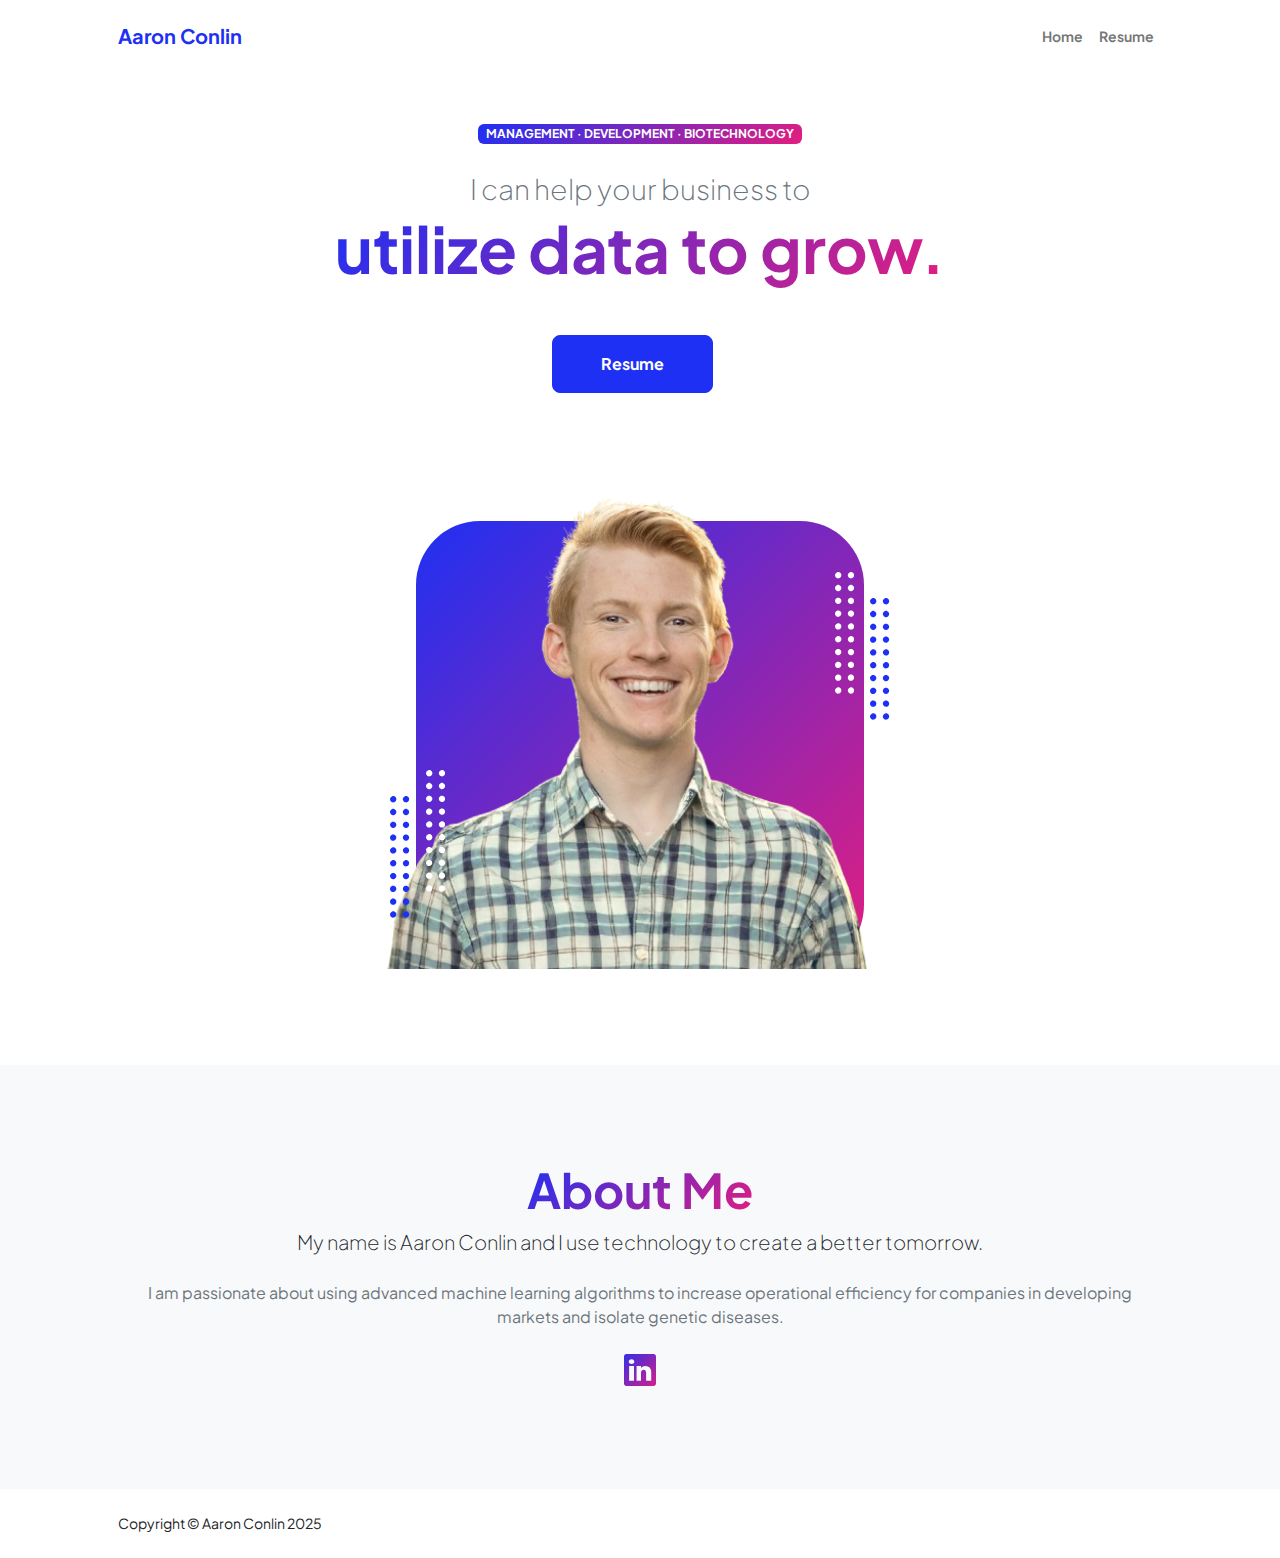
<file: Personal Website/startbootstrap-personal-gh-pages/index.html>
<!DOCTYPE html>
<html lang="en">
    <head>
        <meta charset="utf-8" />
        <meta name="viewport" content="width=device-width, initial-scale=1, shrink-to-fit=no" />
        <meta name="description" content="" />
        <meta name="author" content="" />
        <title>Aaron Conlin - Home</title>
        <!-- Favicon-->
        <link rel="icon" type="image/x-icon" href="assets/favicon.ico" />
        <!-- Custom Google font-->
        <link rel="preconnect" href="https://fonts.googleapis.com" />
        <link rel="preconnect" href="https://fonts.gstatic.com" crossorigin />
        <link href="https://fonts.googleapis.com/css2?family=Plus+Jakarta+Sans:wght@100;200;300;400;500;600;700;800;900&amp;display=swap" rel="stylesheet" />
        <!-- Bootstrap icons-->
        <link href="https://cdn.jsdelivr.net/npm/bootstrap-icons@1.8.1/font/bootstrap-icons.css" rel="stylesheet" />
        <!-- Core theme CSS (includes Bootstrap)-->
        <link href="css/styles.css" rel="stylesheet" />
    </head>
    <body class="d-flex flex-column h-100">
        <main class="flex-shrink-0">
            <!-- Navigation-->
            <nav class="navbar navbar-expand-lg navbar-light bg-white py-3">
                <div class="container px-5">
                    <a class="navbar-brand" href="index.html"><span class="fw-bolder text-primary">Aaron Conlin</span></a>
                    <button class="navbar-toggler" type="button" data-bs-toggle="collapse" data-bs-target="#navbarSupportedContent" aria-controls="navbarSupportedContent" aria-expanded="false" aria-label="Toggle navigation"><span class="navbar-toggler-icon"></span></button>
                    <div class="collapse navbar-collapse" id="navbarSupportedContent">
                        <ul class="navbar-nav ms-auto mb-2 mb-lg-0 small fw-bolder">
                            <li class="nav-item"><a class="nav-link" href="index.html">Home</a></li>
                            <li class="nav-item"><a class="nav-link" href="resume.html">Resume</a></li>
                       
                        </ul>
                    </div>
                </div>
            </nav>
            <!-- Header-->
            <header class="py-5">
                <div class="container px-5 pb-5">
                    <div class="row gx-5 align-items-center">
                        <div class="col-xxl-5">
                            <!-- Header text content-->
                            <div class="text-center text-xxl-start">
                                <div class="badge bg-gradient-primary-to-secondary text-white mb-4"><div class="text-uppercase">Management &middot; Development &middot; Biotechnology</div></div>
                                <div class="fs-3 fw-light text-muted">I can help your business to</div>
                                <h1 class="display-3 fw-bolder mb-5"><span class="text-gradient d-inline">utilize data to grow.</span></h1>
                                <div class="d-grid gap-3 d-sm-flex justify-content-sm-center justify-content-xxl-start mb-3">
                                    <a class="btn btn-primary btn-lg px-5 py-3 me-sm-3 fs-6 fw-bolder" href="resume.html">Resume</a>
                                
                                </div>
                            </div>
                        </div>
                        <div class="col-xxl-7">
                            <!-- Header profile picture-->
                            <div class="d-flex justify-content-center mt-5 mt-xxl-0">
                                <div class="profile bg-gradient-primary-to-secondary">
                                    <!-- TIP: For best results, use a photo with a transparent background like the demo example below-->
                                    <!-- Watch a tutorial on how to do this on YouTube (link)-->
                                    <img class="profile-img" src="assets/7916554615745709838-removebg-preview.png" alt="..." />
                                    <div class="dots-1">
                                        <!-- SVG Dots-->
                                        <svg version="1.1" xmlns="http://www.w3.org/2000/svg" xmlns:xlink="http://www.w3.org/1999/xlink" x="0px" y="0px" viewBox="0 0 191.6 1215.4" style="enable-background: new 0 0 191.6 1215.4" xml:space="preserve">
                                            <g transform="translate(0.000000,1280.000000) scale(0.100000,-0.100000)">
                                                <path d="M227.7,12788.6c-105-35-200-141-222-248c-43-206,163-412,369-369c155,32,275,190,260,339c-11,105-90,213-190,262        C383.7,12801.6,289.7,12808.6,227.7,12788.6z"></path>
                                                <path d="M1507.7,12788.6c-151-50-253-216-222-362c25-119,136-230,254-255c194-41,395,142,375,339c-11,105-90,213-190,262        C1663.7,12801.6,1569.7,12808.6,1507.7,12788.6z"></path>
                                                <path d="M227.7,11508.6c-105-35-200-141-222-248c-43-206,163-412,369-369c155,32,275,190,260,339c-11,105-90,213-190,262        C383.7,11521.6,289.7,11528.6,227.7,11508.6z"></path>
                                                <path d="M1507.7,11508.6c-151-50-253-216-222-362c25-119,136-230,254-255c194-41,395,142,375,339c-11,105-90,213-190,262        C1663.7,11521.6,1569.7,11528.6,1507.7,11508.6z"></path>
                                                <path d="M227.7,10228.6c-105-35-200-141-222-248c-43-206,163-412,369-369c155,32,275,190,260,339c-11,105-90,213-190,262        C383.7,10241.6,289.7,10248.6,227.7,10228.6z"></path>
                                                <path d="M1507.7,10228.6c-105-35-200-141-222-248c-43-206,163-412,369-369c155,32,275,190,260,339c-11,105-90,213-190,262        C1663.7,10241.6,1569.7,10248.6,1507.7,10228.6z"></path>
                                                <path d="M227.7,8948.6c-105-35-200-141-222-248c-43-206,163-412,369-369c155,32,275,190,260,339c-11,105-90,213-190,262        C383.7,8961.6,289.7,8968.6,227.7,8948.6z"></path>
                                                <path d="M1507.7,8948.6c-105-35-200-141-222-248c-43-206,163-412,369-369c155,32,275,190,260,339c-11,105-90,213-190,262        C1663.7,8961.6,1569.7,8968.6,1507.7,8948.6z"></path>
                                                <path d="M227.7,7668.6c-105-35-200-141-222-248c-43-206,163-412,369-369c155,32,275,190,260,339c-11,105-90,213-190,262        C383.7,7681.6,289.7,7688.6,227.7,7668.6z"></path>
                                                <path d="M1507.7,7668.6c-105-35-200-141-222-248c-43-206,163-412,369-369c155,32,275,190,260,339c-11,105-90,213-190,262        C1663.7,7681.6,1569.7,7688.6,1507.7,7668.6z"></path>
                                                <path d="M227.7,6388.6c-105-35-200-141-222-248c-43-206,163-412,369-369c155,32,275,190,260,339c-11,105-90,213-190,262        C383.7,6401.6,289.7,6408.6,227.7,6388.6z"></path>
                                                <path d="M1507.7,6388.6c-105-35-200-141-222-248c-43-206,163-412,369-369c155,32,275,190,260,339c-11,105-90,213-190,262        C1663.7,6401.6,1569.7,6408.6,1507.7,6388.6z"></path>
                                                <path d="M227.7,5108.6c-105-35-200-141-222-248c-43-206,163-412,369-369c155,32,275,190,260,339c-11,105-90,213-190,262        C383.7,5121.6,289.7,5128.6,227.7,5108.6z"></path>
                                                <path d="M1507.7,5108.6c-105-35-200-141-222-248c-43-206,163-412,369-369c155,32,275,190,260,339c-11,105-90,213-190,262        C1663.7,5121.6,1569.7,5128.6,1507.7,5108.6z"></path>
                                                <path d="M227.7,3828.6c-105-35-200-141-222-248c-43-206,163-412,369-369c155,32,275,190,260,339c-11,105-90,213-190,262        C383.7,3841.6,289.7,3848.6,227.7,3828.6z"></path>
                                                <path d="M1507.7,3828.6c-105-35-200-141-222-248c-43-206,163-412,369-369c155,32,275,190,260,339c-11,105-90,213-190,262        C1663.7,3841.6,1569.7,3848.6,1507.7,3828.6z"></path>
                                                <path d="M227.7,2548.6c-105-35-200-141-222-248c-43-206,163-412,369-369c155,32,275,190,260,339c-11,105-90,213-190,262        C383.7,2561.6,289.7,2568.6,227.7,2548.6z"></path>
                                                <path d="M1507.7,2548.6c-105-35-200-141-222-248c-43-206,163-412,369-369c155,32,275,190,260,339c-11,105-90,213-190,262        C1663.7,2561.6,1569.7,2568.6,1507.7,2548.6z"></path>
                                                <path d="M227.7,1268.6c-105-35-200-141-222-248c-43-206,163-412,369-369c155,32,275,190,260,339c-11,105-90,213-190,262        C383.7,1281.6,289.7,1288.6,227.7,1268.6z"></path>
                                                <path d="M1507.7,1268.6c-105-35-200-141-222-248c-43-206,163-412,369-369c155,32,275,190,260,339c-11,105-90,213-190,262        C1663.7,1281.6,1569.7,1288.6,1507.7,1268.6z"></path>
                                            </g>
                                        </svg>
                                        <!-- END of SVG dots-->
                                    </div>
                                    <div class="dots-2">
                                        <!-- SVG Dots-->
                                        <svg version="1.1" xmlns="http://www.w3.org/2000/svg" xmlns:xlink="http://www.w3.org/1999/xlink" x="0px" y="0px" viewBox="0 0 191.6 1215.4" style="enable-background: new 0 0 191.6 1215.4" xml:space="preserve">
                                            <g transform="translate(0.000000,1280.000000) scale(0.100000,-0.100000)">
                                                <path d="M227.7,12788.6c-105-35-200-141-222-248c-43-206,163-412,369-369c155,32,275,190,260,339c-11,105-90,213-190,262        C383.7,12801.6,289.7,12808.6,227.7,12788.6z"></path>
                                                <path d="M1507.7,12788.6c-151-50-253-216-222-362c25-119,136-230,254-255c194-41,395,142,375,339c-11,105-90,213-190,262        C1663.7,12801.6,1569.7,12808.6,1507.7,12788.6z"></path>
                                                <path d="M227.7,11508.6c-105-35-200-141-222-248c-43-206,163-412,369-369c155,32,275,190,260,339c-11,105-90,213-190,262        C383.7,11521.6,289.7,11528.6,227.7,11508.6z"></path>
                                                <path d="M1507.7,11508.6c-151-50-253-216-222-362c25-119,136-230,254-255c194-41,395,142,375,339c-11,105-90,213-190,262        C1663.7,11521.6,1569.7,11528.6,1507.7,11508.6z"></path>
                                                <path d="M227.7,10228.6c-105-35-200-141-222-248c-43-206,163-412,369-369c155,32,275,190,260,339c-11,105-90,213-190,262        C383.7,10241.6,289.7,10248.6,227.7,10228.6z"></path>
                                                <path d="M1507.7,10228.6c-105-35-200-141-222-248c-43-206,163-412,369-369c155,32,275,190,260,339c-11,105-90,213-190,262        C1663.7,10241.6,1569.7,10248.6,1507.7,10228.6z"></path>
                                                <path d="M227.7,8948.6c-105-35-200-141-222-248c-43-206,163-412,369-369c155,32,275,190,260,339c-11,105-90,213-190,262        C383.7,8961.6,289.7,8968.6,227.7,8948.6z"></path>
                                                <path d="M1507.7,8948.6c-105-35-200-141-222-248c-43-206,163-412,369-369c155,32,275,190,260,339c-11,105-90,213-190,262        C1663.7,8961.6,1569.7,8968.6,1507.7,8948.6z"></path>
                                                <path d="M227.7,7668.6c-105-35-200-141-222-248c-43-206,163-412,369-369c155,32,275,190,260,339c-11,105-90,213-190,262        C383.7,7681.6,289.7,7688.6,227.7,7668.6z"></path>
                                                <path d="M1507.7,7668.6c-105-35-200-141-222-248c-43-206,163-412,369-369c155,32,275,190,260,339c-11,105-90,213-190,262        C1663.7,7681.6,1569.7,7688.6,1507.7,7668.6z"></path>
                                                <path d="M227.7,6388.6c-105-35-200-141-222-248c-43-206,163-412,369-369c155,32,275,190,260,339c-11,105-90,213-190,262        C383.7,6401.6,289.7,6408.6,227.7,6388.6z"></path>
                                                <path d="M1507.7,6388.6c-105-35-200-141-222-248c-43-206,163-412,369-369c155,32,275,190,260,339c-11,105-90,213-190,262        C1663.7,6401.6,1569.7,6408.6,1507.7,6388.6z"></path>
                                                <path d="M227.7,5108.6c-105-35-200-141-222-248c-43-206,163-412,369-369c155,32,275,190,260,339c-11,105-90,213-190,262        C383.7,5121.6,289.7,5128.6,227.7,5108.6z"></path>
                                                <path d="M1507.7,5108.6c-105-35-200-141-222-248c-43-206,163-412,369-369c155,32,275,190,260,339c-11,105-90,213-190,262        C1663.7,5121.6,1569.7,5128.6,1507.7,5108.6z"></path>
                                                <path d="M227.7,3828.6c-105-35-200-141-222-248c-43-206,163-412,369-369c155,32,275,190,260,339c-11,105-90,213-190,262        C383.7,3841.6,289.7,3848.6,227.7,3828.6z"></path>
                                                <path d="M1507.7,3828.6c-105-35-200-141-222-248c-43-206,163-412,369-369c155,32,275,190,260,339c-11,105-90,213-190,262        C1663.7,3841.6,1569.7,3848.6,1507.7,3828.6z"></path>
                                                <path d="M227.7,2548.6c-105-35-200-141-222-248c-43-206,163-412,369-369c155,32,275,190,260,339c-11,105-90,213-190,262        C383.7,2561.6,289.7,2568.6,227.7,2548.6z"></path>
                                                <path d="M1507.7,2548.6c-105-35-200-141-222-248c-43-206,163-412,369-369c155,32,275,190,260,339c-11,105-90,213-190,262        C1663.7,2561.6,1569.7,2568.6,1507.7,2548.6z"></path>
                                                <path d="M227.7,1268.6c-105-35-200-141-222-248c-43-206,163-412,369-369c155,32,275,190,260,339c-11,105-90,213-190,262        C383.7,1281.6,289.7,1288.6,227.7,1268.6z"></path>
                                                <path d="M1507.7,1268.6c-105-35-200-141-222-248c-43-206,163-412,369-369c155,32,275,190,260,339c-11,105-90,213-190,262        C1663.7,1281.6,1569.7,1288.6,1507.7,1268.6z"></path>
                                            </g>
                                        </svg>
                                        <!-- END of SVG dots-->
                                    </div>
                                    <div class="dots-3">
                                        <!-- SVG Dots-->
                                        <svg version="1.1" xmlns="http://www.w3.org/2000/svg" xmlns:xlink="http://www.w3.org/1999/xlink" x="0px" y="0px" viewBox="0 0 191.6 1215.4" style="enable-background: new 0 0 191.6 1215.4" xml:space="preserve">
                                            <g transform="translate(0.000000,1280.000000) scale(0.100000,-0.100000)">
                                                <path d="M227.7,12788.6c-105-35-200-141-222-248c-43-206,163-412,369-369c155,32,275,190,260,339c-11,105-90,213-190,262        C383.7,12801.6,289.7,12808.6,227.7,12788.6z"></path>
                                                <path d="M1507.7,12788.6c-151-50-253-216-222-362c25-119,136-230,254-255c194-41,395,142,375,339c-11,105-90,213-190,262        C1663.7,12801.6,1569.7,12808.6,1507.7,12788.6z"></path>
                                                <path d="M227.7,11508.6c-105-35-200-141-222-248c-43-206,163-412,369-369c155,32,275,190,260,339c-11,105-90,213-190,262        C383.7,11521.6,289.7,11528.6,227.7,11508.6z"></path>
                                                <path d="M1507.7,11508.6c-151-50-253-216-222-362c25-119,136-230,254-255c194-41,395,142,375,339c-11,105-90,213-190,262        C1663.7,11521.6,1569.7,11528.6,1507.7,11508.6z"></path>
                                                <path d="M227.7,10228.6c-105-35-200-141-222-248c-43-206,163-412,369-369c155,32,275,190,260,339c-11,105-90,213-190,262        C383.7,10241.6,289.7,10248.6,227.7,10228.6z"></path>
                                                <path d="M1507.7,10228.6c-105-35-200-141-222-248c-43-206,163-412,369-369c155,32,275,190,260,339c-11,105-90,213-190,262        C1663.7,10241.6,1569.7,10248.6,1507.7,10228.6z"></path>
                                                <path d="M227.7,8948.6c-105-35-200-141-222-248c-43-206,163-412,369-369c155,32,275,190,260,339c-11,105-90,213-190,262        C383.7,8961.6,289.7,8968.6,227.7,8948.6z"></path>
                                                <path d="M1507.7,8948.6c-105-35-200-141-222-248c-43-206,163-412,369-369c155,32,275,190,260,339c-11,105-90,213-190,262        C1663.7,8961.6,1569.7,8968.6,1507.7,8948.6z"></path>
                                                <path d="M227.7,7668.6c-105-35-200-141-222-248c-43-206,163-412,369-369c155,32,275,190,260,339c-11,105-90,213-190,262        C383.7,7681.6,289.7,7688.6,227.7,7668.6z"></path>
                                                <path d="M1507.7,7668.6c-105-35-200-141-222-248c-43-206,163-412,369-369c155,32,275,190,260,339c-11,105-90,213-190,262        C1663.7,7681.6,1569.7,7688.6,1507.7,7668.6z"></path>
                                                <path d="M227.7,6388.6c-105-35-200-141-222-248c-43-206,163-412,369-369c155,32,275,190,260,339c-11,105-90,213-190,262        C383.7,6401.6,289.7,6408.6,227.7,6388.6z"></path>
                                                <path d="M1507.7,6388.6c-105-35-200-141-222-248c-43-206,163-412,369-369c155,32,275,190,260,339c-11,105-90,213-190,262        C1663.7,6401.6,1569.7,6408.6,1507.7,6388.6z"></path>
                                                <path d="M227.7,5108.6c-105-35-200-141-222-248c-43-206,163-412,369-369c155,32,275,190,260,339c-11,105-90,213-190,262        C383.7,5121.6,289.7,5128.6,227.7,5108.6z"></path>
                                                <path d="M1507.7,5108.6c-105-35-200-141-222-248c-43-206,163-412,369-369c155,32,275,190,260,339c-11,105-90,213-190,262        C1663.7,5121.6,1569.7,5128.6,1507.7,5108.6z"></path>
                                                <path d="M227.7,3828.6c-105-35-200-141-222-248c-43-206,163-412,369-369c155,32,275,190,260,339c-11,105-90,213-190,262        C383.7,3841.6,289.7,3848.6,227.7,3828.6z"></path>
                                                <path d="M1507.7,3828.6c-105-35-200-141-222-248c-43-206,163-412,369-369c155,32,275,190,260,339c-11,105-90,213-190,262        C1663.7,3841.6,1569.7,3848.6,1507.7,3828.6z"></path>
                                                <path d="M227.7,2548.6c-105-35-200-141-222-248c-43-206,163-412,369-369c155,32,275,190,260,339c-11,105-90,213-190,262        C383.7,2561.6,289.7,2568.6,227.7,2548.6z"></path>
                                                <path d="M1507.7,2548.6c-105-35-200-141-222-248c-43-206,163-412,369-369c155,32,275,190,260,339c-11,105-90,213-190,262        C1663.7,2561.6,1569.7,2568.6,1507.7,2548.6z"></path>
                                                <path d="M227.7,1268.6c-105-35-200-141-222-248c-43-206,163-412,369-369c155,32,275,190,260,339c-11,105-90,213-190,262        C383.7,1281.6,289.7,1288.6,227.7,1268.6z"></path>
                                                <path d="M1507.7,1268.6c-105-35-200-141-222-248c-43-206,163-412,369-369c155,32,275,190,260,339c-11,105-90,213-190,262        C1663.7,1281.6,1569.7,1288.6,1507.7,1268.6z"></path>
                                            </g>
                                        </svg>
                                        <!-- END of SVG dots-->
                                    </div>
                                    <div class="dots-4">
                                        <!-- SVG Dots-->
                                        <svg version="1.1" xmlns="http://www.w3.org/2000/svg" xmlns:xlink="http://www.w3.org/1999/xlink" x="0px" y="0px" viewBox="0 0 191.6 1215.4" style="enable-background: new 0 0 191.6 1215.4" xml:space="preserve">
                                            <g transform="translate(0.000000,1280.000000) scale(0.100000,-0.100000)">
                                                <path d="M227.7,12788.6c-105-35-200-141-222-248c-43-206,163-412,369-369c155,32,275,190,260,339c-11,105-90,213-190,262        C383.7,12801.6,289.7,12808.6,227.7,12788.6z"></path>
                                                <path d="M1507.7,12788.6c-151-50-253-216-222-362c25-119,136-230,254-255c194-41,395,142,375,339c-11,105-90,213-190,262        C1663.7,12801.6,1569.7,12808.6,1507.7,12788.6z"></path>
                                                <path d="M227.7,11508.6c-105-35-200-141-222-248c-43-206,163-412,369-369c155,32,275,190,260,339c-11,105-90,213-190,262        C383.7,11521.6,289.7,11528.6,227.7,11508.6z"></path>
                                                <path d="M1507.7,11508.6c-151-50-253-216-222-362c25-119,136-230,254-255c194-41,395,142,375,339c-11,105-90,213-190,262        C1663.7,11521.6,1569.7,11528.6,1507.7,11508.6z"></path>
                                                <path d="M227.7,10228.6c-105-35-200-141-222-248c-43-206,163-412,369-369c155,32,275,190,260,339c-11,105-90,213-190,262        C383.7,10241.6,289.7,10248.6,227.7,10228.6z"></path>
                                                <path d="M1507.7,10228.6c-105-35-200-141-222-248c-43-206,163-412,369-369c155,32,275,190,260,339c-11,105-90,213-190,262        C1663.7,10241.6,1569.7,10248.6,1507.7,10228.6z"></path>
                                                <path d="M227.7,8948.6c-105-35-200-141-222-248c-43-206,163-412,369-369c155,32,275,190,260,339c-11,105-90,213-190,262        C383.7,8961.6,289.7,8968.6,227.7,8948.6z"></path>
                                                <path d="M1507.7,8948.6c-105-35-200-141-222-248c-43-206,163-412,369-369c155,32,275,190,260,339c-11,105-90,213-190,262        C1663.7,8961.6,1569.7,8968.6,1507.7,8948.6z"></path>
                                                <path d="M227.7,7668.6c-105-35-200-141-222-248c-43-206,163-412,369-369c155,32,275,190,260,339c-11,105-90,213-190,262        C383.7,7681.6,289.7,7688.6,227.7,7668.6z"></path>
                                                <path d="M1507.7,7668.6c-105-35-200-141-222-248c-43-206,163-412,369-369c155,32,275,190,260,339c-11,105-90,213-190,262        C1663.7,7681.6,1569.7,7688.6,1507.7,7668.6z"></path>
                                                <path d="M227.7,6388.6c-105-35-200-141-222-248c-43-206,163-412,369-369c155,32,275,190,260,339c-11,105-90,213-190,262        C383.7,6401.6,289.7,6408.6,227.7,6388.6z"></path>
                                                <path d="M1507.7,6388.6c-105-35-200-141-222-248c-43-206,163-412,369-369c155,32,275,190,260,339c-11,105-90,213-190,262        C1663.7,6401.6,1569.7,6408.6,1507.7,6388.6z"></path>
                                                <path d="M227.7,5108.6c-105-35-200-141-222-248c-43-206,163-412,369-369c155,32,275,190,260,339c-11,105-90,213-190,262        C383.7,5121.6,289.7,5128.6,227.7,5108.6z"></path>
                                                <path d="M1507.7,5108.6c-105-35-200-141-222-248c-43-206,163-412,369-369c155,32,275,190,260,339c-11,105-90,213-190,262        C1663.7,5121.6,1569.7,5128.6,1507.7,5108.6z"></path>
                                                <path d="M227.7,3828.6c-105-35-200-141-222-248c-43-206,163-412,369-369c155,32,275,190,260,339c-11,105-90,213-190,262        C383.7,3841.6,289.7,3848.6,227.7,3828.6z"></path>
                                                <path d="M1507.7,3828.6c-105-35-200-141-222-248c-43-206,163-412,369-369c155,32,275,190,260,339c-11,105-90,213-190,262        C1663.7,3841.6,1569.7,3848.6,1507.7,3828.6z"></path>
                                                <path d="M227.7,2548.6c-105-35-200-141-222-248c-43-206,163-412,369-369c155,32,275,190,260,339c-11,105-90,213-190,262        C383.7,2561.6,289.7,2568.6,227.7,2548.6z"></path>
                                                <path d="M1507.7,2548.6c-105-35-200-141-222-248c-43-206,163-412,369-369c155,32,275,190,260,339c-11,105-90,213-190,262        C1663.7,2561.6,1569.7,2568.6,1507.7,2548.6z"></path>
                                                <path d="M227.7,1268.6c-105-35-200-141-222-248c-43-206,163-412,369-369c155,32,275,190,260,339c-11,105-90,213-190,262        C383.7,1281.6,289.7,1288.6,227.7,1268.6z"></path>
                                                <path d="M1507.7,1268.6c-105-35-200-141-222-248c-43-206,163-412,369-369c155,32,275,190,260,339c-11,105-90,213-190,262        C1663.7,1281.6,1569.7,1288.6,1507.7,1268.6z"></path>
                                            </g>
                                        </svg>
                                        <!-- END of SVG dots-->
                                    </div>
                                </div>
                            </div>
                        </div>
                    </div>
                </div>
            </header>
            <!-- About Section-->
            <section class="bg-light py-5">
                <div class="container px-5">
                    <div class="row gx-5 justify-content-center">
                        <div class="col-xxl-8">
                            <div class="text-center my-5">
                                <h2 class="display-5 fw-bolder"><span class="text-gradient d-inline">About Me</span></h2>
                                <p class="lead fw-light mb-4">My name is Aaron Conlin and I use technology to create a better tomorrow.</p>
                                <p class="text-muted">I am passionate about using advanced machine learning algorithms to increase operational efficiency for companies in developing markets and isolate genetic diseases.</p>
                                <div class="d-flex justify-content-center fs-2 gap-4">
                                    <a class="text-gradient" href="https://www.linkedin.com/in/aaron-conlin/"><i class="bi bi-linkedin"></i></a>
                                </div>
                            </div>
                        </div>
                    </div>
                </div>
            </section>
        </main>
        <!-- Footer-->
        <footer class="bg-white py-4 mt-auto">
            <div class="container px-5">
                <div class="row align-items-center justify-content-between flex-column flex-sm-row">
                    <div class="col-auto"><div class="small m-0">Copyright &copy; Aaron Conlin 2025</div></div>
                   
                </div>
            </div>
        </footer>
        <!-- Bootstrap core JS-->
        <script src="https://cdn.jsdelivr.net/npm/bootstrap@5.2.3/dist/js/bootstrap.bundle.min.js"></script>
        <!-- Core theme JS-->
        <script src="js/scripts.js"></script>
    </body>
</html>
</file>
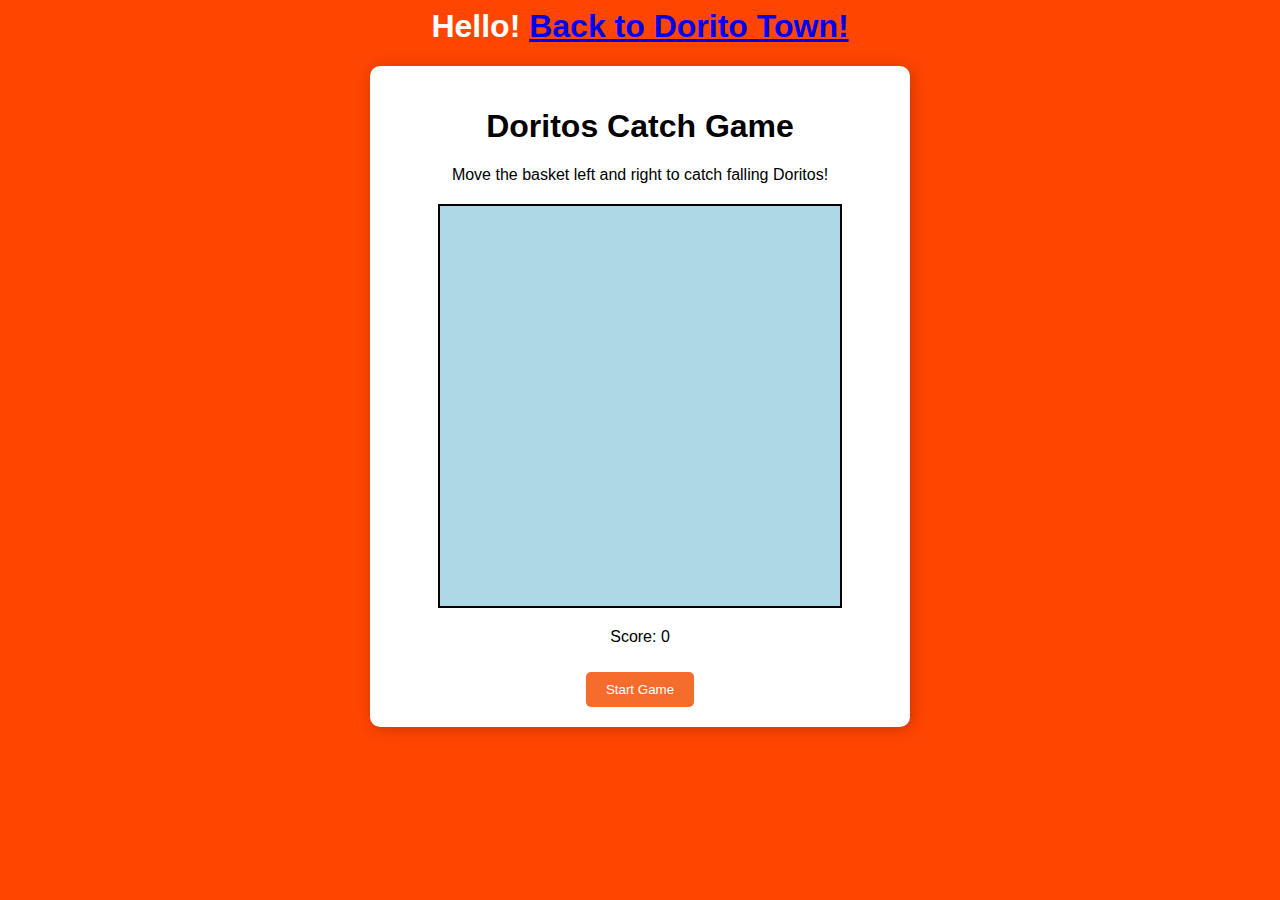
<file: Personal Website/startbootstrap-personal-gh-pages/DFP.html>
<h1> Hello! <a href="personal.html">Back to Dorito Town!</a></h1>
    <!DOCTYPE html>
<html lang="en">
<head>
    <meta charset="UTF-8">
    <meta name="viewport" content="width=device-width, initial-scale=1.0">
    <title>Doritos Catch Game</title>
    <style>
        body {
            font-family: Arial, sans-serif;
            text-align: center;
            background-color: #ff4500;
            color: white;
        }
        .container {
            max-width: 500px;
            margin: auto;
            padding: 20px;
            background: white;
            color: black;
            border-radius: 10px;
            box-shadow: 2px 2px 15px rgba(0,0,0,0.2);
        }
        canvas {
            background: lightblue;
            display: block;
            margin: 20px auto;
            border: 2px solid black;
        }
        button {
            background-color: #f56c2d;
            color: white;
            border: none;
            padding: 10px 20px;
            cursor: pointer;
            margin-top: 10px;
            border-radius: 5px;
        }
        button:hover {
            background-color: #d94300;
        }
    </style>
</head>
<body>
    <div class="container">
        <h1>Doritos Catch Game</h1>
        <p>Move the basket left and right to catch falling Doritos!</p>
        <canvas id="gameCanvas" width="400" height="400"></canvas>
        <p>Score: <span id="score">0</span></p>
        <button onclick="startGame()">Start Game</button>
    </div>

    <script>
        const canvas = document.getElementById("gameCanvas");
        const ctx = canvas.getContext("2d");

        let basket = { x: 175, y: 350, width: 50, height: 20 };
        let dorito = { x: Math.random() * 350, y: 0, width: 20, height: 20, speed: 2 };
        let score = 0;
        let gameInterval;

        document.addEventListener("keydown", moveBasket);

        function moveBasket(event) {
            if (event.key === "ArrowLeft" && basket.x > 0) {
                basket.x -= 20;
            } else if (event.key === "ArrowRight" && basket.x < canvas.width - basket.width) {
                basket.x += 20;
            }
        }

        function drawBasket() {
            ctx.fillStyle = "brown";
            ctx.fillRect(basket.x, basket.y, basket.width, basket.height);
        }

        function drawDorito() {
            ctx.fillStyle = "orange";
            ctx.beginPath();
            ctx.moveTo(dorito.x, dorito.y);
            ctx.lineTo(dorito.x + 10, dorito.y + 20);
            ctx.lineTo(dorito.x - 10, dorito.y + 20);
            ctx.closePath();
            ctx.fill();
        }

        function updateGame() {
            ctx.clearRect(0, 0, canvas.width, canvas.height);
            drawBasket();
            drawDorito();
            dorito.y += dorito.speed;
            
            if (dorito.y + dorito.height >= basket.y && dorito.x > basket.x && dorito.x < basket.x + basket.width) {
                score++;
                document.getElementById("score").innerText = score;
                resetDorito();
            }

            if (dorito.y > canvas.height) {
                resetDorito();
            }
        }

        function resetDorito() {
            dorito.y = 0;
            dorito.x = Math.random() * (canvas.width - dorito.width);
        }

        function startGame() {
            score = 0;
            document.getElementById("score").innerText = score;
            resetDorito();
            clearInterval(gameInterval);
            gameInterval = setInterval(updateGame, 30);
        }
    </script>
</body>
</html>
</file>
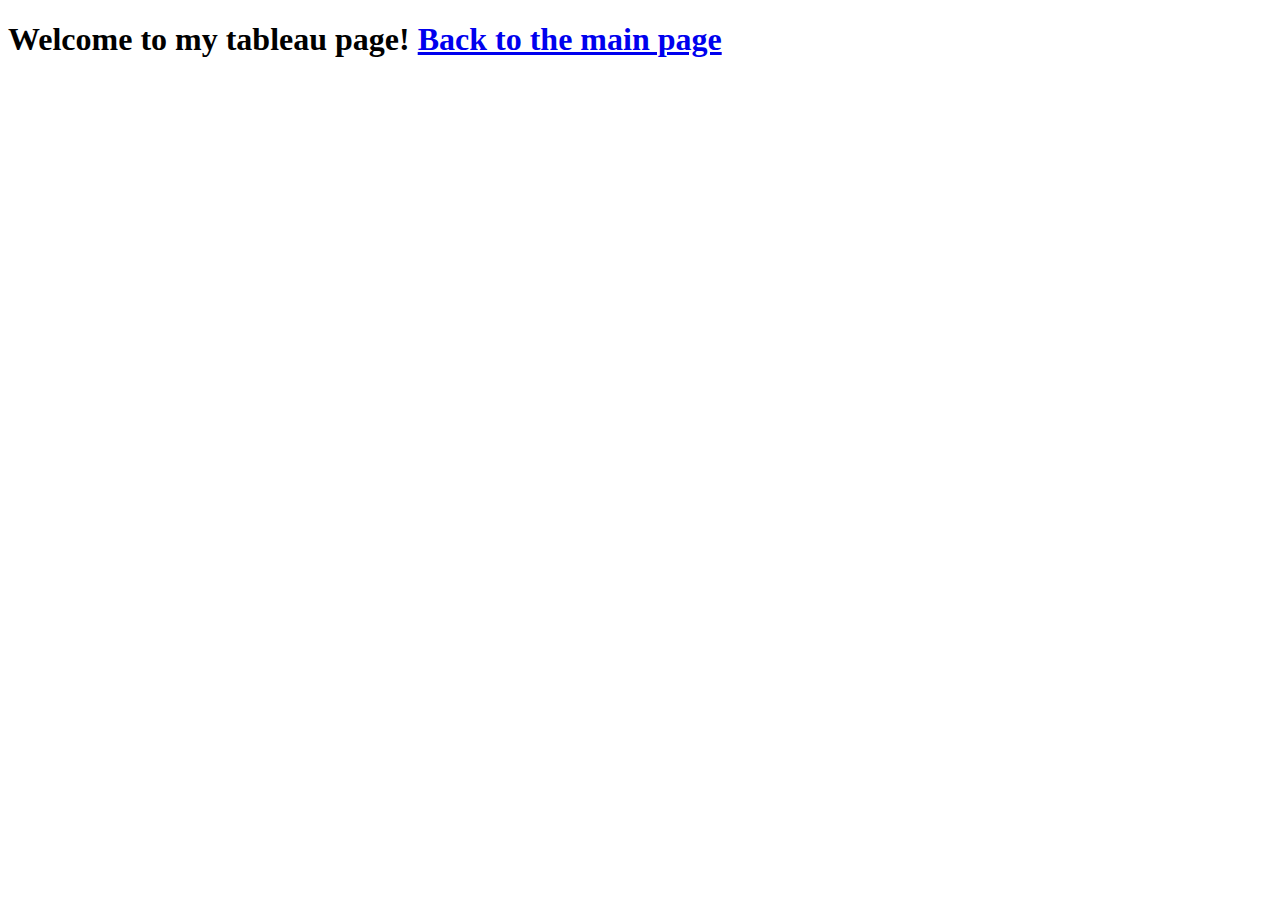
<file: Personal Website/startbootstrap-personal-gh-pages/personal+1.html>
<!DOCTYPE html>
<html lang="en">
<head>
    <meta charset="UTF-8">
    <meta name="viewport" content="width=device-width, initial-scale=1.0">
    <title>Document</title>
</head>
<body>
    <h1>Welcome to my tableau page! <a href="personal.html">Back to the main page</a></h1>
    <div class='tableauPlaceholder' id='viz1743549931226' style='position: relative'><noscript><a href='#'><img alt='Evolución del número de delitos entre 2015 y 2016 en Marbella ' src='https:&#47;&#47;public.tableau.com&#47;static&#47;images&#47;de&#47;delitos_0&#47;Hoja1&#47;1_rss.png' style='border: none' /></a></noscript><object class='tableauViz'  style='display:none;'><param name='host_url' value='https%3A%2F%2Fpublic.tableau.com%2F' /> <param name='embed_code_version' value='3' /> <param name='site_root' value='' /><param name='name' value='delitos_0&#47;Hoja1' /><param name='tabs' value='no' /><param name='toolbar' value='yes' /><param name='static_image' value='https:&#47;&#47;public.tableau.com&#47;static&#47;images&#47;de&#47;delitos_0&#47;Hoja1&#47;1.png' /> <param name='animate_transition' value='yes' /><param name='display_static_image' value='yes' /><param name='display_spinner' value='yes' /><param name='display_overlay' value='yes' /><param name='display_count' value='yes' /><param name='language' value='en-US' /></object></div>                <script type='text/javascript'>                    var divElement = document.getElementById('viz1743549931226');                    var vizElement = divElement.getElementsByTagName('object')[0];                    vizElement.style.width='100%';vizElement.style.height=(divElement.offsetWidth*0.75)+'px';                    var scriptElement = document.createElement('script');                    scriptElement.src = 'https://public.tableau.com/javascripts/api/viz_v1.js';                    vizElement.parentNode.insertBefore(scriptElement, vizElement);                </script>

</body>
</html>
</file>
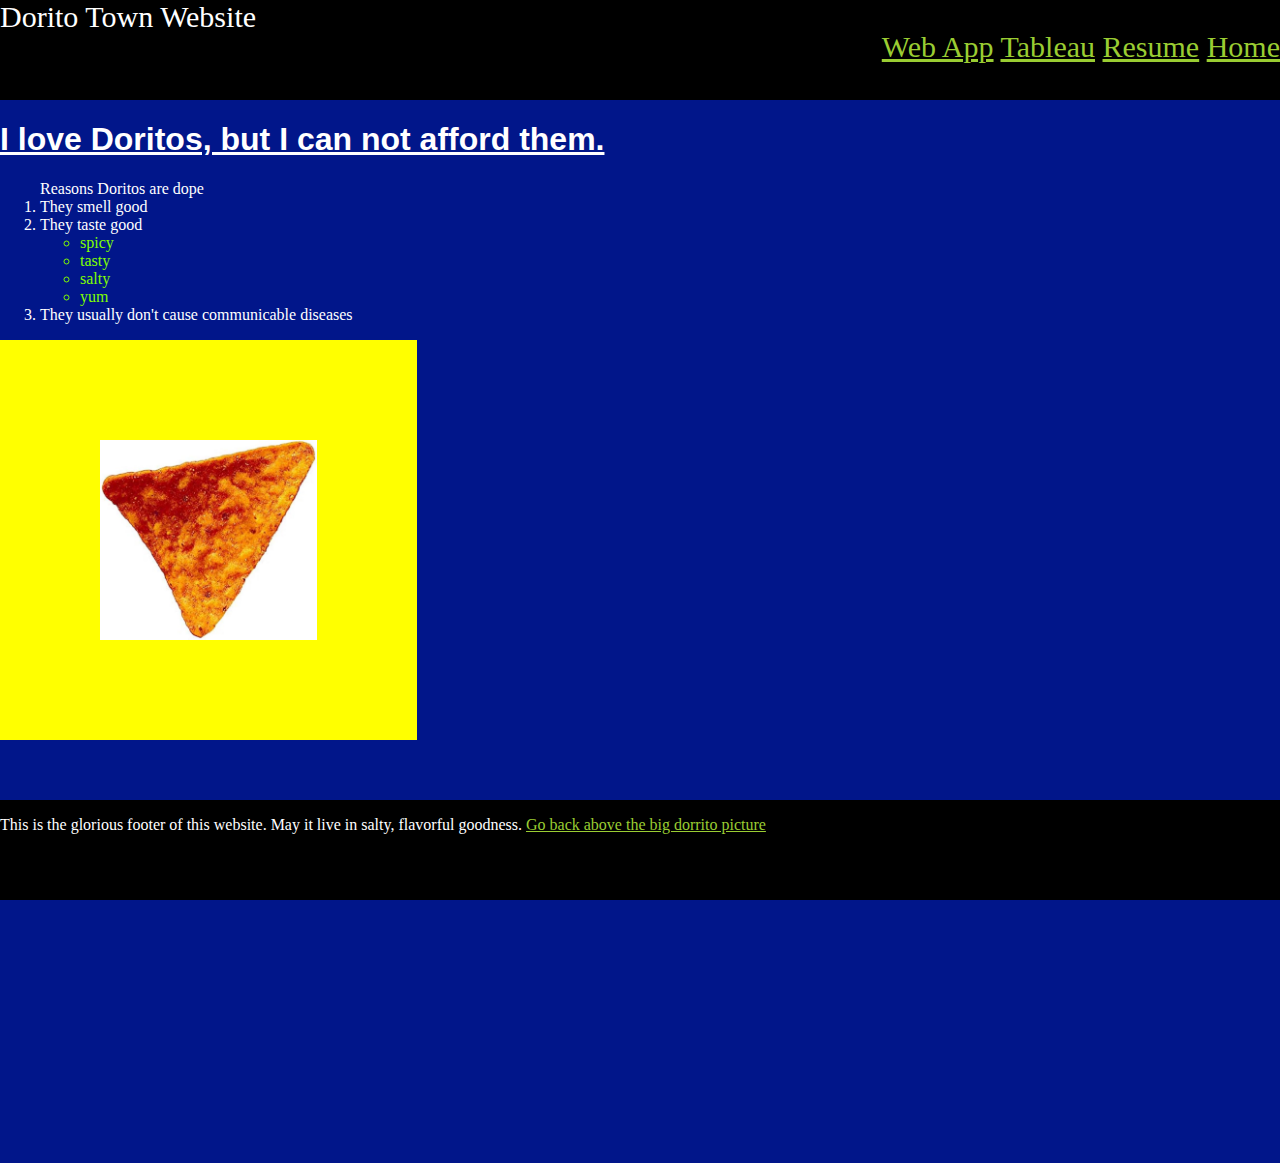
<file: Personal Website/startbootstrap-personal-gh-pages/personal.html>
<!DOCTYPE html>
<html lang="en">
<head>
    <meta charset="UTF-8">
    <meta name="viewport" content="width=device-width, initial-scale=1.0">
    <title>Doritos are the Greatest Snack Food</title>
    <link href="../startbootstrap-personal-gh-pages/css/personalstyles.css" rel="stylesheet" />
</head>
<body style="background-color: rgb(1, 22, 138);">
    <div class="header">Dorito Town Website  <p class="nav"> <a href="DFP.html">Web App</a>     <a href="personal+1.html">Tableau</a>     <a href="resume.html">Resume</a>    <a href="index.html">Home</a></p></div>
    <div class="mainbody">
        <h1 id="top"> I love Doritos, but I can not afford them.</h1>
        <ol> Reasons Doritos are dope
            <li>They smell good</li>
            <li>They taste good
                <ul> 
                    <li>spicy</li>
                    <li>tasty</li>
                    <li>salty</li>
                    <li>yum</li>
                </ul>
            </li>
            <li>They usually don't cause communicable diseases</li>
        </ol>
        <img src="assets/41dM9A0PAuL._AC_UF894,1000_QL80_ (1).jpg" alt="Picture of a dorito" height="200px"><br>

        <iframe width="560" height="315" src="https://www.youtube.com/embed/sIAnQwiCpRc?si=gLW7vLP7JjYwtjvw" title="YouTube video player" frameborder="0" allow="accelerometer; autoplay; clipboard-write; encrypted-media; gyroscope; picture-in-picture; web-share" referrerpolicy="strict-origin-when-cross-origin" allowfullscreen></iframe>
    </div>
    
    <div class="footer"><p>This is the glorious footer of this website. May it live in salty, flavorful goodness. <a href=#top>Go back above the big dorrito picture</a></p>
    </div>
    
    </body>
</html>
</file>
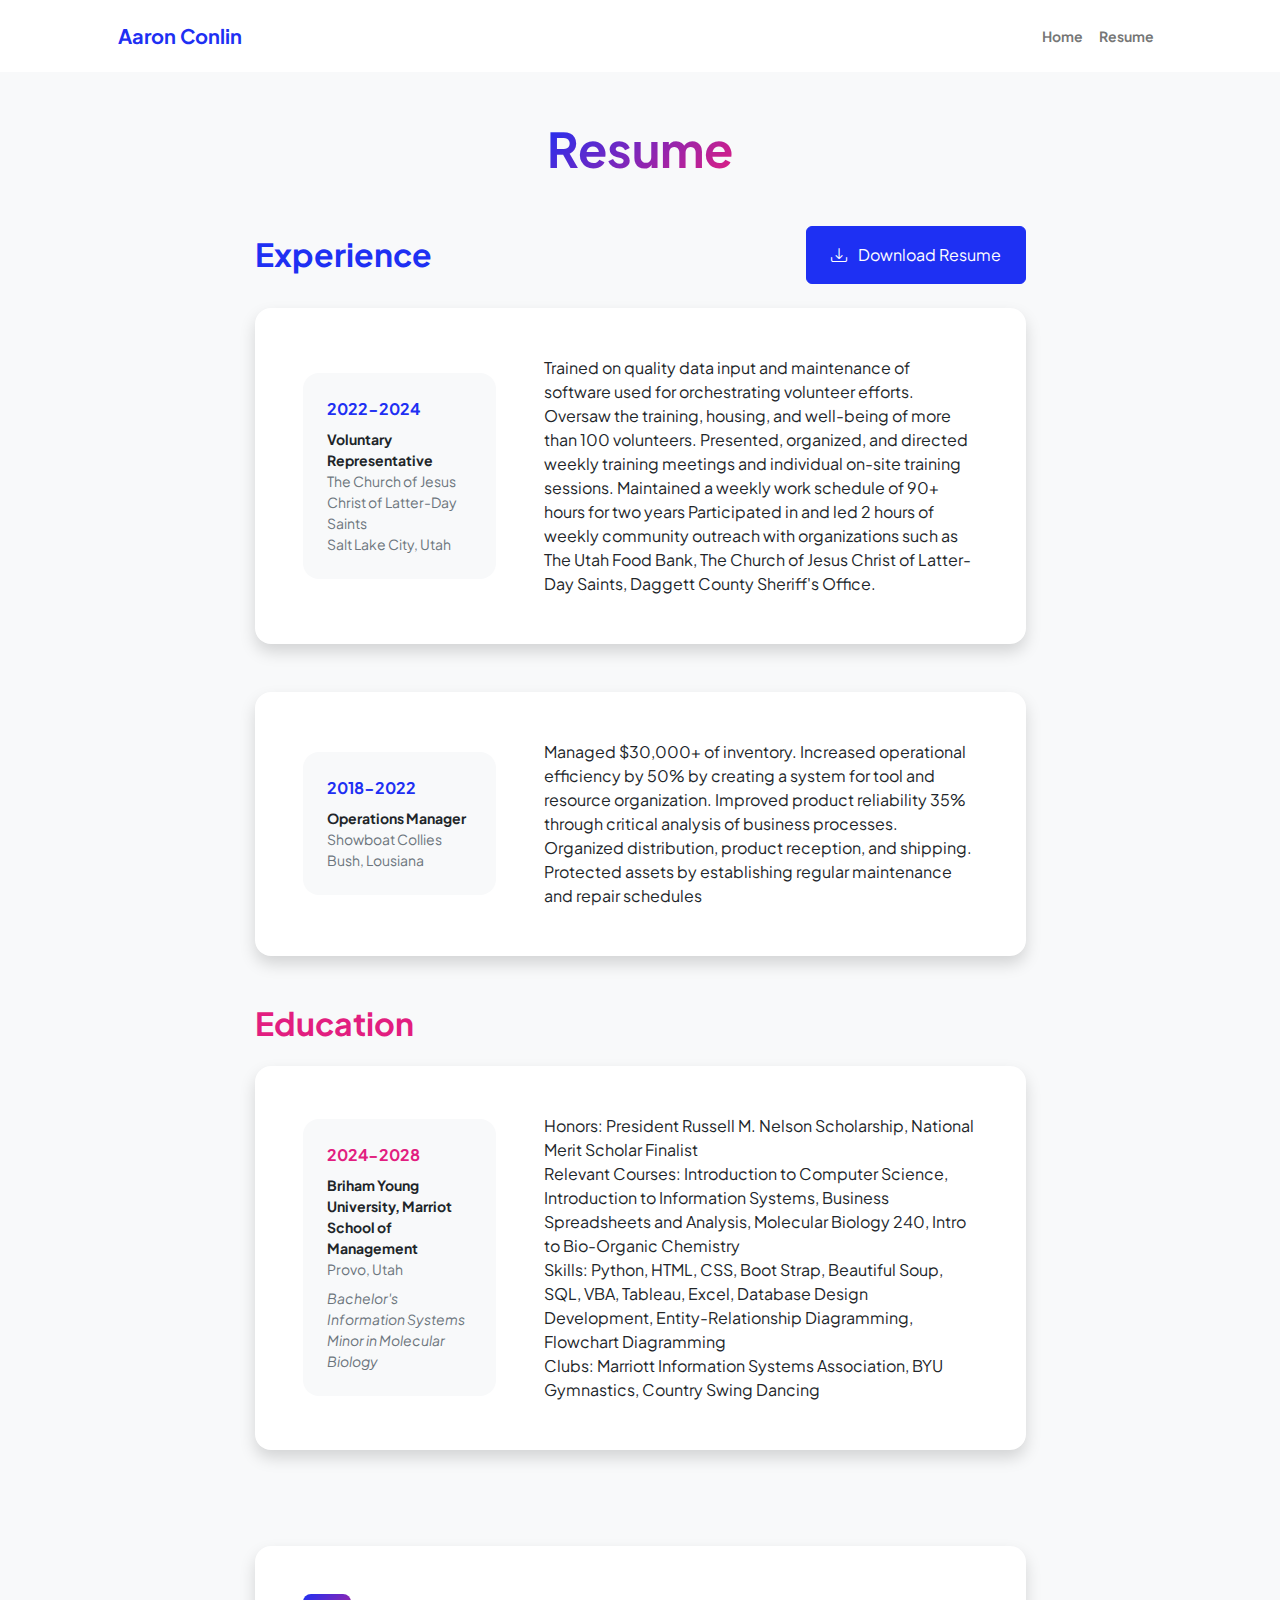
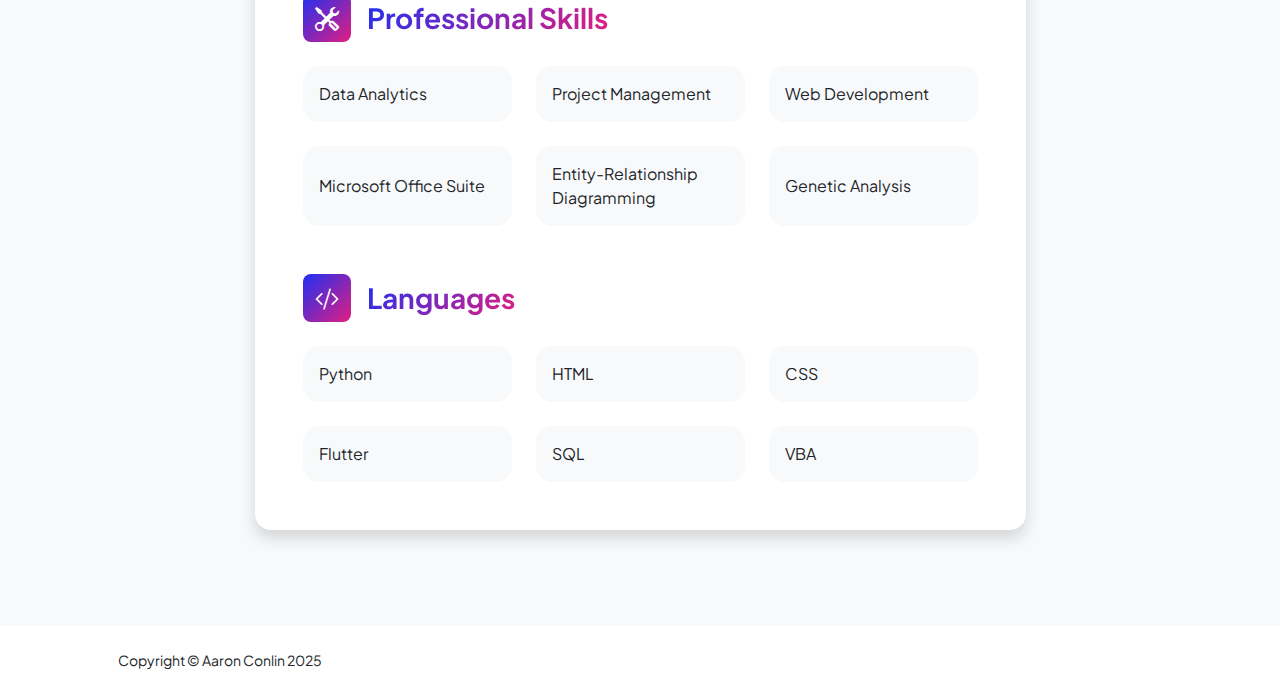
<file: Personal Website/startbootstrap-personal-gh-pages/resume.html>
<!DOCTYPE html>
<html lang="en">
    <head>
        <meta charset="utf-8" />
        <meta name="viewport" content="width=device-width, initial-scale=1, shrink-to-fit=no" />
        <meta name="description" content="" />
        <meta name="author" content="" />
        <title>Aaron Conlin Resume</title>
        <!-- Favicon-->
        <link rel="icon" type="image/x-icon" href="assets/favicon.ico" />
        <!-- Custom Google font-->
        <link rel="preconnect" href="https://fonts.googleapis.com" />
        <link rel="preconnect" href="https://fonts.gstatic.com" crossorigin />
        <link href="https://fonts.googleapis.com/css2?family=Plus+Jakarta+Sans:wght@100;200;300;400;500;600;700;800;900&amp;display=swap" rel="stylesheet" />
        <!-- Bootstrap icons-->
        <link href="https://cdn.jsdelivr.net/npm/bootstrap-icons@1.8.1/font/bootstrap-icons.css" rel="stylesheet" />
        <!-- Core theme CSS (includes Bootstrap)-->
        <link href="css/styles.css" rel="stylesheet" />
    </head>
    <body class="d-flex flex-column h-100 bg-light">
        <main class="flex-shrink-0">
            <!-- Navigation-->
            <nav class="navbar navbar-expand-lg navbar-light bg-white py-3">
                <div class="container px-5">
                    <a class="navbar-brand" href="index.html"><span class="fw-bolder text-primary">Aaron Conlin</span></a>
                    <button class="navbar-toggler" type="button" data-bs-toggle="collapse" data-bs-target="#navbarSupportedContent" aria-controls="navbarSupportedContent" aria-expanded="false" aria-label="Toggle navigation"><span class="navbar-toggler-icon"></span></button>
                    <div class="collapse navbar-collapse" id="navbarSupportedContent">
                        <ul class="navbar-nav ms-auto mb-2 mb-lg-0 small fw-bolder">
                            <li class="nav-item"><a class="nav-link" href="index.html">Home</a></li>
                            <li class="nav-item"><a class="nav-link" href="resume.html">Resume</a></li>
                        </ul>
                    </div>
                </div>
            </nav>
            <!-- Page Content-->
            <div class="container px-5 my-5">
                <div class="text-center mb-5">
                    <h1 class="display-5 fw-bolder mb-0"><span class="text-gradient d-inline">Resume</span></h1>
                </div>
                <div class="row gx-5 justify-content-center">
                    <div class="col-lg-11 col-xl-9 col-xxl-8">
                        <!-- Experience Section-->
                        <section>
                            <div class="d-flex align-items-center justify-content-between mb-4">
                                <h2 class="text-primary fw-bolder mb-0">Experience</h2>
                                <!-- Download resume button-->
                                <!-- Note: Set the link href target to a PDF file within your project-->
                                <a class="btn btn-primary px-4 py-3" href="Aaron Conlin Resume 03142025B.pdf">
                                    <div class="d-inline-block bi bi-download me-2"></div>
                                    Download Resume
                                </a>
                            </div>
                            <!-- Experience Card 1-->
                            <div class="card shadow border-0 rounded-4 mb-5">
                                <div class="card-body p-5">
                                    <div class="row align-items-center gx-5">
                                        <div class="col text-center text-lg-start mb-4 mb-lg-0">
                                            <div class="bg-light p-4 rounded-4">
                                                <div class="text-primary fw-bolder mb-2">2022-2024</div>
                                                <div class="small fw-bolder">Voluntary Representative</div>
                                                <div class="small text-muted">The Church of Jesus Christ of Latter-Day Saints</div>
                                                <div class="small text-muted">Salt Lake City, Utah</div>
                                            </div>
                                        </div>
                                        <div class="col-lg-8"><div>Trained on quality data input and maintenance of software used for orchestrating volunteer efforts. 
                                            Oversaw the training, housing, and well-being of more than 100 volunteers. Presented, organized, and directed weekly training meetings and individual on-site training sessions. Maintained a weekly work schedule of 90+ hours for two years
                                            Participated in and led 2 hours of weekly community outreach with organizations such as The Utah Food
                                            Bank, The Church of Jesus Christ of Latter-Day Saints, Daggett County Sheriff's Office.
                                            </div></div>
                                    </div>
                                </div>
                            </div>
                            <!-- Experience Card 2-->
                            <div class="card shadow border-0 rounded-4 mb-5">
                                <div class="card-body p-5">
                                    <div class="row align-items-center gx-5">
                                        <div class="col text-center text-lg-start mb-4 mb-lg-0">
                                            <div class="bg-light p-4 rounded-4">
                                                <div class="text-primary fw-bolder mb-2">2018-2022</div>
                                                <div class="small fw-bolder">Operations Manager</div>
                                                <div class="small text-muted">Showboat Collies</div>
                                                <div class="small text-muted">Bush, Lousiana</div>
                                            </div>
                                        </div>
                                        <div class="col-lg-8"><div>Managed $30,000+ of inventory.
                                            Increased operational efficiency by 50% by creating a system for tool and resource organization. Improved product reliability 35% through critical analysis of business processes. Organized distribution, product reception, and shipping. Protected assets by establishing regular maintenance and repair schedules</div></div>
                                    </div>
                                </div>
                            </div>
                        </section>
                        <!-- Education Section-->
                        <section>
                            <h2 class="text-secondary fw-bolder mb-4">Education</h2>
                            <!-- Education Card 1-->
                            <div class="card shadow border-0 rounded-4 mb-5">
                                <div class="card-body p-5">
                                    <div class="row align-items-center gx-5">
                                        <div class="col text-center text-lg-start mb-4 mb-lg-0">
                                            <div class="bg-light p-4 rounded-4">
                                                <div class="text-secondary fw-bolder mb-2">2024-2028</div>
                                                <div class="mb-2">
                                                    <div class="small fw-bolder">Briham Young University, Marriot School of Management</div>
                                                    <div class="small text-muted">Provo, Utah</div>
                                                </div>
                                                <div class="fst-italic">
                                                    <div class="small text-muted">Bachelor's</div>
                                                    <div class="small text-muted">Information Systems</div>
                                                    <div class="small text-muted">Minor in Molecular Biology</div>
                                                </div>
                                            </div>
                                        </div>
                                        <div class="col-lg-8"><div>Honors: President Russell M. Nelson Scholarship, National Merit Scholar Finalist <br>
                                            Relevant Courses: Introduction to Computer Science, Introduction to Information Systems, Business
                                            Spreadsheets and Analysis, Molecular Biology 240, Intro to Bio-Organic Chemistry <br>
                                            Skills: Python, HTML, CSS, Boot Strap, Beautiful Soup, SQL, VBA, Tableau, Excel, Database Design
                                            Development, Entity-Relationship Diagramming, Flowchart Diagramming <br>
                                            Clubs: Marriott Information Systems Association, BYU Gymnastics, Country Swing Dancing
                                            </div></div>
                                    </div>
                                </div>
                            </div>
                        </section>
                        <!-- Divider-->
                        <div class="pb-5"></div>
                        <!-- Skills Section-->
                        <section>
                            <!-- Skillset Card-->
                            <div class="card shadow border-0 rounded-4 mb-5">
                                <div class="card-body p-5">
                                    <!-- Professional skills list-->
                                    <div class="mb-5">
                                        <div class="d-flex align-items-center mb-4">
                                            <div class="feature bg-primary bg-gradient-primary-to-secondary text-white rounded-3 me-3"><i class="bi bi-tools"></i></div>
                                            <h3 class="fw-bolder mb-0"><span class="text-gradient d-inline">Professional Skills</span></h3>
                                        </div>
                                        <div class="row row-cols-1 row-cols-md-3 mb-4">
                                            <div class="col mb-4 mb-md-0"><div class="d-flex align-items-center bg-light rounded-4 p-3 h-100">Data Analytics</div></div>
                                            <div class="col mb-4 mb-md-0"><div class="d-flex align-items-center bg-light rounded-4 p-3 h-100">Project Management</div></div>
                                            <div class="col"><div class="d-flex align-items-center bg-light rounded-4 p-3 h-100">Web Development</div></div>
                                        </div>
                                        <div class="row row-cols-1 row-cols-md-3">
                                            <div class="col mb-4 mb-md-0"><div class="d-flex align-items-center bg-light rounded-4 p-3 h-100">Microsoft Office Suite</div></div>
                                            <div class="col mb-4 mb-md-0"><div class="d-flex align-items-center bg-light rounded-4 p-3 h-100">Entity-Relationship Diagramming</div></div>
                                            <div class="col"><div class="d-flex align-items-center bg-light rounded-4 p-3 h-100">Genetic Analysis</div></div>
                                        </div>
                                    </div>
                                    <!-- Languages list-->
                                    <div class="mb-0">
                                        <div class="d-flex align-items-center mb-4">
                                            <div class="feature bg-primary bg-gradient-primary-to-secondary text-white rounded-3 me-3"><i class="bi bi-code-slash"></i></div>
                                            <h3 class="fw-bolder mb-0"><span class="text-gradient d-inline">Languages</span></h3>
                                        </div>
                                        <div class="row row-cols-1 row-cols-md-3 mb-4">
                                            <div class="col mb-4 mb-md-0"><div class="d-flex align-items-center bg-light rounded-4 p-3 h-100">Python</div></div>
                                            <div class="col mb-4 mb-md-0"><div class="d-flex align-items-center bg-light rounded-4 p-3 h-100">HTML</div></div>
                                            <div class="col"><div class="d-flex align-items-center bg-light rounded-4 p-3 h-100">CSS</div></div>
                                        </div>
                                        <div class="row row-cols-1 row-cols-md-3">
                                            <div class="col mb-4 mb-md-0"><div class="d-flex align-items-center bg-light rounded-4 p-3 h-100">Flutter</div></div>
                                            <div class="col mb-4 mb-md-0"><div class="d-flex align-items-center bg-light rounded-4 p-3 h-100">SQL</div></div>
                                            <div class="col"><div class="d-flex align-items-center bg-light rounded-4 p-3 h-100">VBA</div></div>
                                        </div>
                                    </div>
                                </div>
                            </div>
                        </section>
                    </div>
                </div>
            </div>
        </main>
        <!-- Footer-->
        <footer class="bg-white py-4 mt-auto">
            <div class="container px-5">
                <div class="row align-items-center justify-content-between flex-column flex-sm-row">
                    <div class="col-auto"><div class="small m-0">Copyright &copy; Aaron Conlin 2025</div></div>
                    
                </div>
            </div>
        </footer>
        <!-- Bootstrap core JS-->
        <script src="https://cdn.jsdelivr.net/npm/bootstrap@5.2.3/dist/js/bootstrap.bundle.min.js"></script>
        <!-- Core theme JS-->
        <script src="js/scripts.js"></script>
    </body>
</html>
</file>
<file: Personal Website/startbootstrap-personal-gh-pages/css/personalstyles.css>
body {
    font-family: 'Times New Roman', Times, serif;
    color: white;
    size: 15px;
}

ul {
    text-decoration: wavy;
    color:chartreuse
}

img {
   border: solid yellow 100px;

}

h1 {font-family: 'Lucida Sans', 'Lucida Sans Regular', 'Lucida Grande', 'Lucida Sans Unicode', Geneva, Verdana, sans-serif;
    text-decoration: underline;
}

a {
    color: yellowgreen;

}

a:hover {
    text-decoration: underline;
    color: aquamarine;
}

.footer {
    position: fixed;
    left: 0px;
    right: 0px;
    bottom: 0px;
    height: 100px;
    background-color: black;
}
.header {
    position: absolute;
    left: 0px;
    right: 0px;
    top: 0px;
    height: 100px;  
    background-color: black;
    font-size: 30px;
    z-index: 0;
}
.mainbody {
    position: absolute;
    left: 0px;
    right: 0px;
    top: 100px;
    padding-bottom: 100px;
}

.nav {
    float: right;
}
</file>
